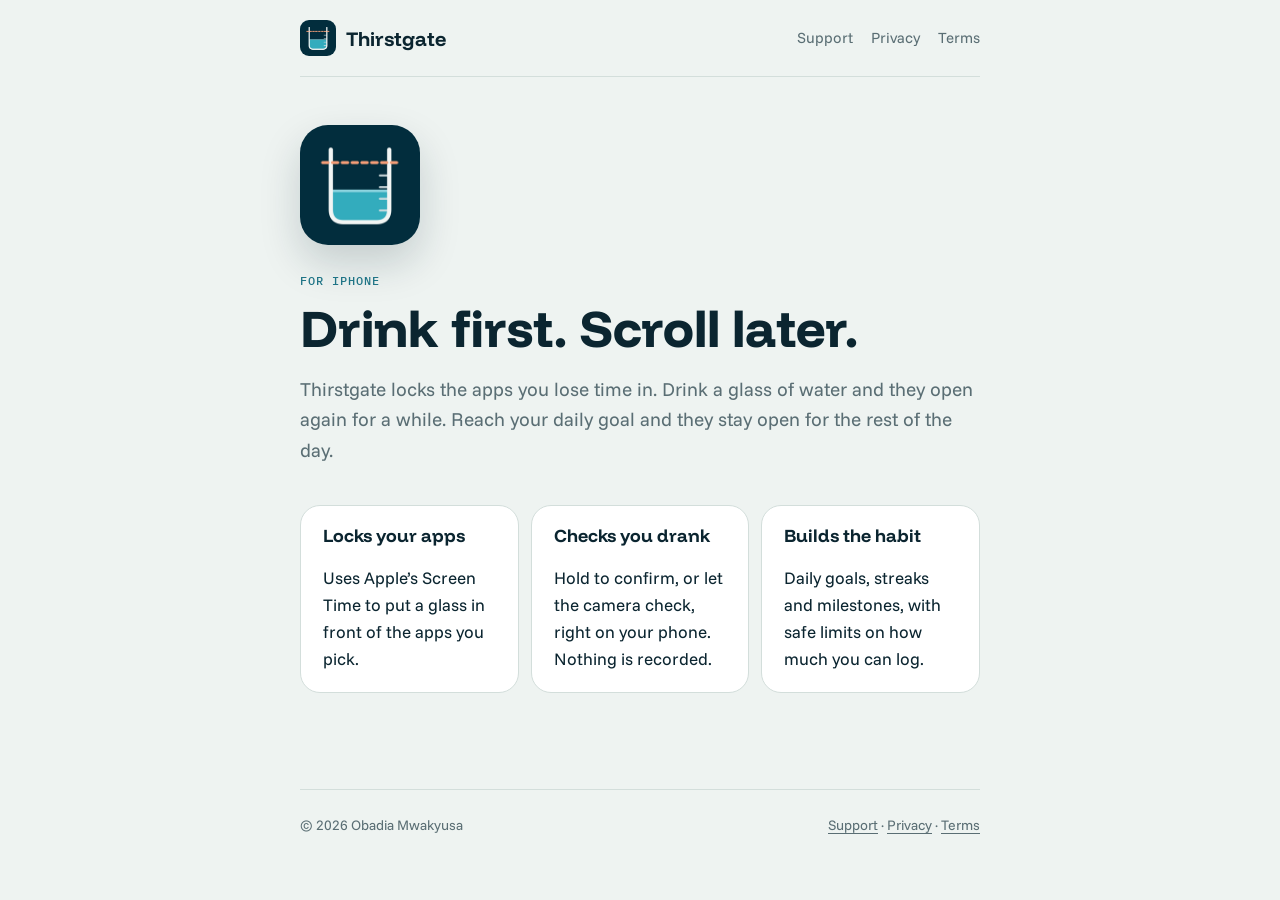
<file: index.html>
<!doctype html>
<html lang="en">
<head>
  <meta charset="utf-8">
  <meta name="viewport" content="width=device-width, initial-scale=1">
  <title>Thirstgate</title>
  <meta name="description" content="Thirstgate locks your distracting apps until you drink a glass of water.">
  <link rel="icon" href="icon.png">
  <link rel="preconnect" href="https://fonts.googleapis.com">
  <link rel="preconnect" href="https://fonts.gstatic.com" crossorigin>
  <link href="https://fonts.googleapis.com/css2?family=Funnel+Display:wght@500;700;800&family=Funnel+Sans:wght@400;600&family=IBM+Plex+Mono:wght@500&display=swap" rel="stylesheet">
  <link rel="stylesheet" href="style.css">
</head>
<body>
  <div class="wrap">
    <header class="site">
      <a class="brand" href="./"><img src="icon.png" alt="">Thirstgate</a>
      <nav>
        <a href="support.html">Support</a>
        <a href="privacy.html">Privacy</a>
        <a href="terms.html">Terms</a>
      </nav>
    </header>

    <main>
      <section class="hero">
        <img src="icon.png" alt="Thirstgate app icon">
        <div>
          <p class="eyebrow">For iPhone</p>
          <h1>Drink first. Scroll later.</h1>
          <p class="lede">Thirstgate locks the apps you lose time in. Drink a glass of water and they open again for a while. Reach your daily goal and they stay open for the rest of the day.</p>
        </div>
      </section>

      <div class="features">
        <div class="card">
          <h3>Locks your apps</h3>
          <p>Uses Apple’s Screen Time to put a glass in front of the apps you pick.</p>
        </div>
        <div class="card">
          <h3>Checks you drank</h3>
          <p>Hold to confirm, or let the camera check, right on your phone. Nothing is recorded.</p>
        </div>
        <div class="card">
          <h3>Builds the habit</h3>
          <p>Daily goals, streaks and milestones, with safe limits on how much you can log.</p>
        </div>
      </div>
    </main>

    <footer class="site">
      <span>© 2026 Obadia Mwakyusa</span>
      <span><a href="support.html">Support</a> · <a href="privacy.html">Privacy</a> · <a href="terms.html">Terms</a></span>
    </footer>
  </div>
</body>
</html>
</file>
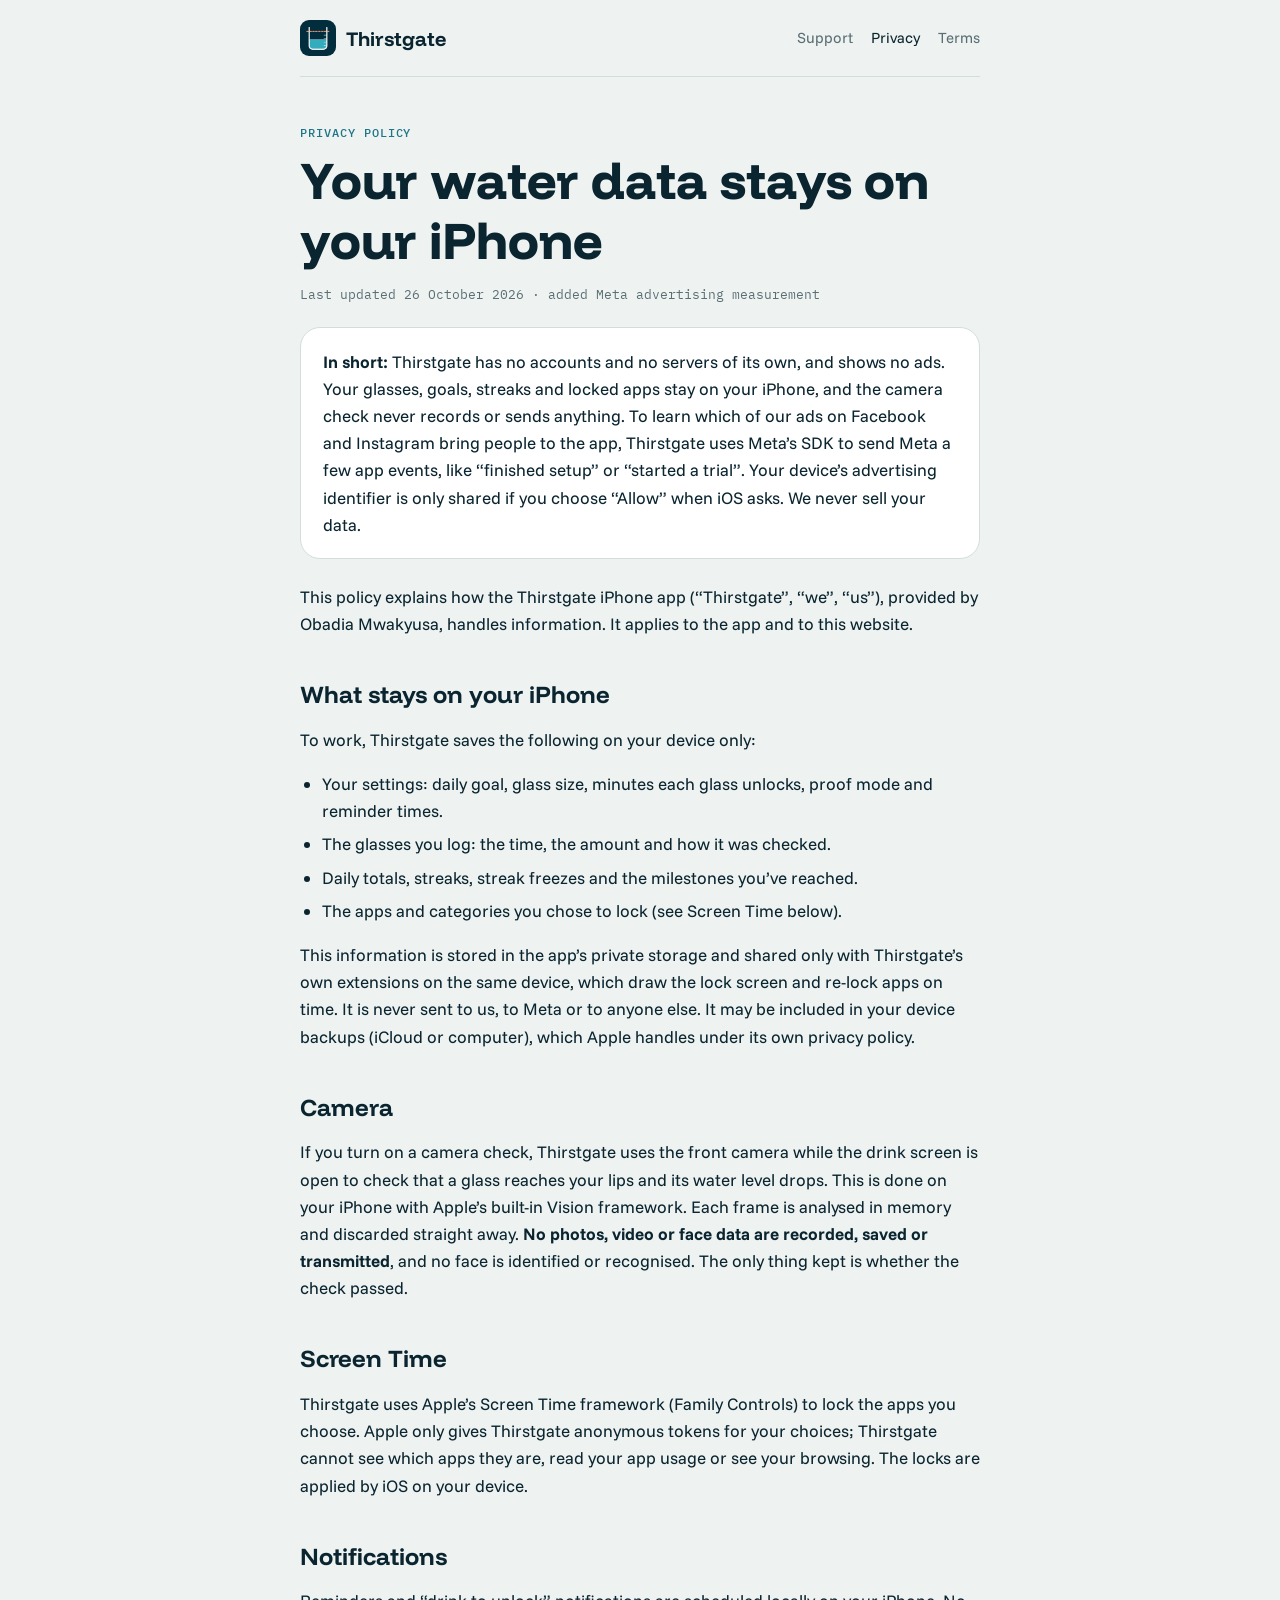
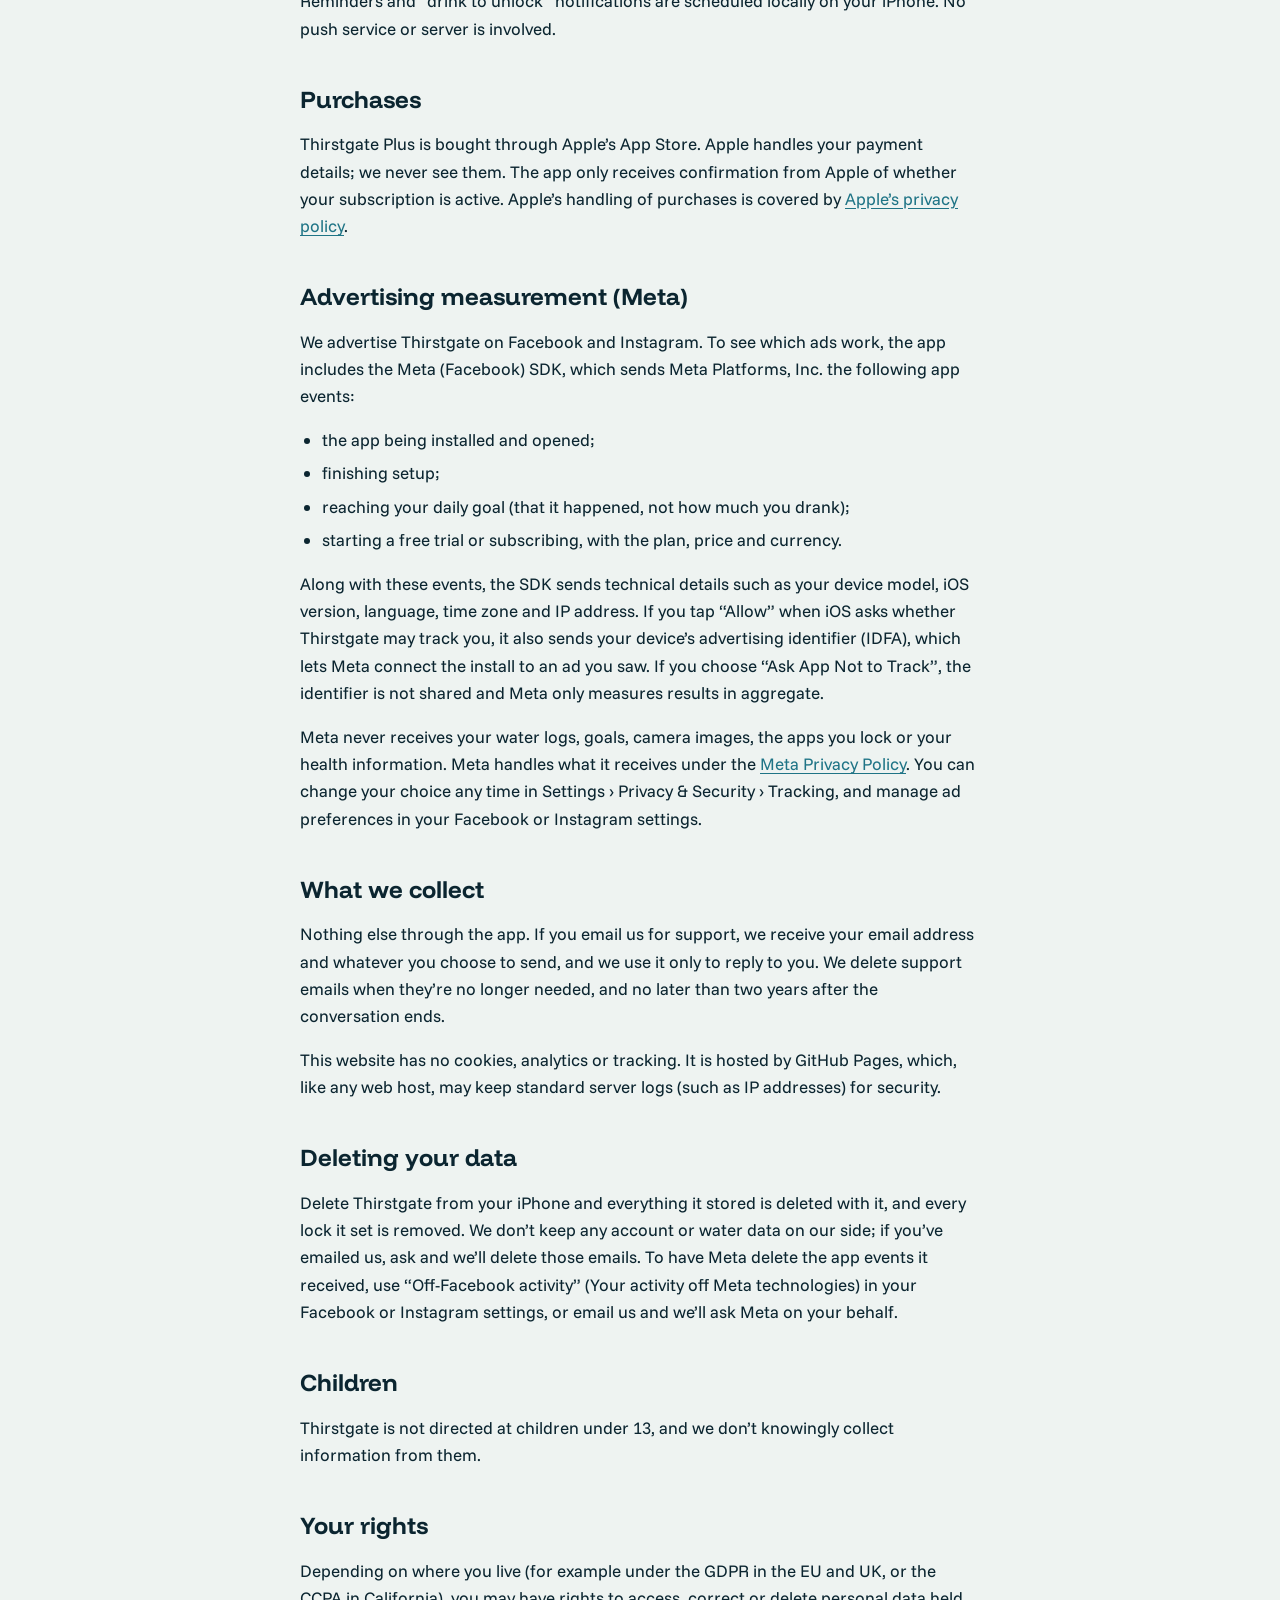
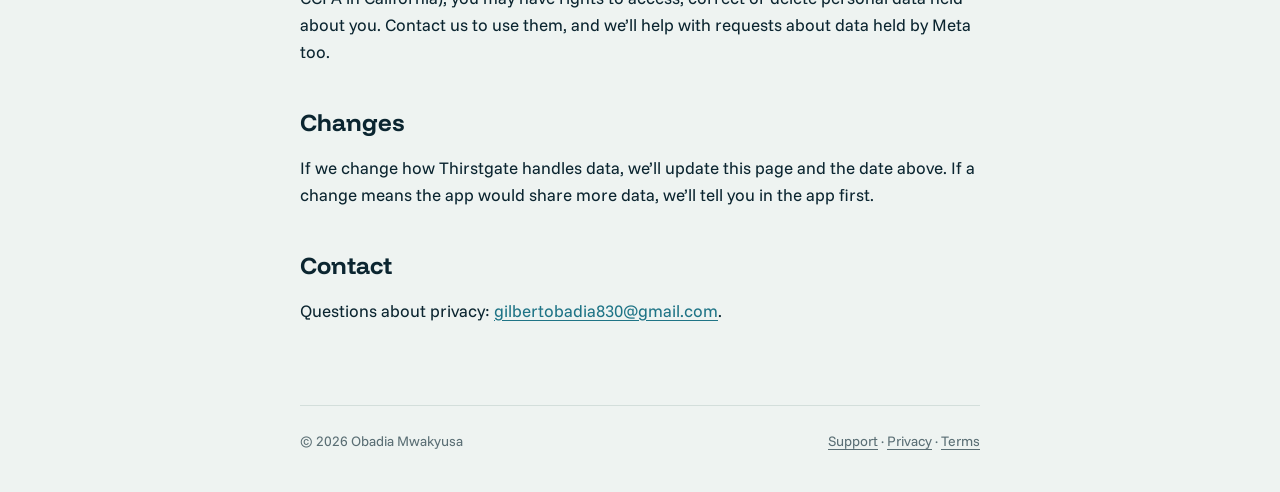
<file: privacy.html>
<!doctype html>
<html lang="en">
<head>
  <meta charset="utf-8">
  <meta name="viewport" content="width=device-width, initial-scale=1">
  <title>Thirstgate Privacy</title>
  <meta name="description" content="Thirstgate’s privacy policy. Your data stays on your iPhone.">
  <link rel="icon" href="icon.png">
  <link rel="preconnect" href="https://fonts.googleapis.com">
  <link rel="preconnect" href="https://fonts.gstatic.com" crossorigin>
  <link href="https://fonts.googleapis.com/css2?family=Funnel+Display:wght@500;700;800&family=Funnel+Sans:wght@400;600&family=IBM+Plex+Mono:wght@500&display=swap" rel="stylesheet">
  <link rel="stylesheet" href="style.css">
</head>
<body>
  <div class="wrap">
    <header class="site">
      <a class="brand" href="./"><img src="icon.png" alt="">Thirstgate</a>
      <nav>
        <a href="support.html">Support</a>
        <a href="privacy.html" aria-current="page">Privacy</a>
        <a href="terms.html">Terms</a>
      </nav>
    </header>

    <main>
      <p class="eyebrow">Privacy policy</p>
      <h1>Your water data stays on your iPhone</h1>
      <p class="updated">Last updated 26 October 2026 · added Meta advertising measurement</p>

      <div class="card">
        <p><strong>In short:</strong> Thirstgate has no accounts and no servers of its own, and shows no ads. Your glasses, goals, streaks and locked apps stay on your iPhone, and the camera check never records or sends anything. To learn which of our ads on Facebook and Instagram bring people to the app, Thirstgate uses Meta’s SDK to send Meta a few app events, like “finished setup” or “started a trial”. Your device’s advertising identifier is only shared if you choose “Allow” when iOS asks. We never sell your data.</p>
      </div>

      <p>This policy explains how the Thirstgate iPhone app (“Thirstgate”, “we”, “us”), provided by Obadia Mwakyusa, handles information. It applies to the app and to this website.</p>

      <h2>What stays on your iPhone</h2>
      <p>To work, Thirstgate saves the following on your device only:</p>
      <ul>
        <li>Your settings: daily goal, glass size, minutes each glass unlocks, proof mode and reminder times.</li>
        <li>The glasses you log: the time, the amount and how it was checked.</li>
        <li>Daily totals, streaks, streak freezes and the milestones you’ve reached.</li>
        <li>The apps and categories you chose to lock (see Screen Time below).</li>
      </ul>
      <p>This information is stored in the app’s private storage and shared only with Thirstgate’s own extensions on the same device, which draw the lock screen and re-lock apps on time. It is never sent to us, to Meta or to anyone else. It may be included in your device backups (iCloud or computer), which Apple handles under its own privacy policy.</p>

      <h2>Camera</h2>
      <p>If you turn on a camera check, Thirstgate uses the front camera while the drink screen is open to check that a glass reaches your lips and its water level drops. This is done on your iPhone with Apple’s built-in Vision framework. Each frame is analysed in memory and discarded straight away. <strong>No photos, video or face data are recorded, saved or transmitted</strong>, and no face is identified or recognised. The only thing kept is whether the check passed.</p>

      <h2>Screen Time</h2>
      <p>Thirstgate uses Apple’s Screen Time framework (Family Controls) to lock the apps you choose. Apple only gives Thirstgate anonymous tokens for your choices; Thirstgate cannot see which apps they are, read your app usage or see your browsing. The locks are applied by iOS on your device.</p>

      <h2>Notifications</h2>
      <p>Reminders and “drink to unlock” notifications are scheduled locally on your iPhone. No push service or server is involved.</p>

      <h2>Purchases</h2>
      <p>Thirstgate Plus is bought through Apple’s App Store. Apple handles your payment details; we never see them. The app only receives confirmation from Apple of whether your subscription is active. Apple’s handling of purchases is covered by <a href="https://www.apple.com/legal/privacy/">Apple’s privacy policy</a>.</p>

      <h2 id="advertising">Advertising measurement (Meta)</h2>
      <p>We advertise Thirstgate on Facebook and Instagram. To see which ads work, the app includes the Meta (Facebook) SDK, which sends Meta Platforms, Inc. the following app events:</p>
      <ul>
        <li>the app being installed and opened;</li>
        <li>finishing setup;</li>
        <li>reaching your daily goal (that it happened, not how much you drank);</li>
        <li>starting a free trial or subscribing, with the plan, price and currency.</li>
      </ul>
      <p>Along with these events, the SDK sends technical details such as your device model, iOS version, language, time zone and IP address. If you tap “Allow” when iOS asks whether Thirstgate may track you, it also sends your device’s advertising identifier (IDFA), which lets Meta connect the install to an ad you saw. If you choose “Ask App Not to Track”, the identifier is not shared and Meta only measures results in aggregate.</p>
      <p>Meta never receives your water logs, goals, camera images, the apps you lock or your health information. Meta handles what it receives under the <a href="https://www.facebook.com/privacy/policy/">Meta Privacy Policy</a>. You can change your choice any time in Settings › Privacy &amp; Security › Tracking, and manage ad preferences in your Facebook or Instagram settings.</p>

      <h2>What we collect</h2>
      <p>Nothing else through the app. If you email us for support, we receive your email address and whatever you choose to send, and we use it only to reply to you. We delete support emails when they’re no longer needed, and no later than two years after the conversation ends.</p>
      <p>This website has no cookies, analytics or tracking. It is hosted by GitHub Pages, which, like any web host, may keep standard server logs (such as IP addresses) for security.</p>

      <h2 id="deleting-your-data">Deleting your data</h2>
      <p>Delete Thirstgate from your iPhone and everything it stored is deleted with it, and every lock it set is removed. We don’t keep any account or water data on our side; if you’ve emailed us, ask and we’ll delete those emails. To have Meta delete the app events it received, use “Off-Facebook activity” (Your activity off Meta technologies) in your Facebook or Instagram settings, or email us and we’ll ask Meta on your behalf.</p>

      <h2>Children</h2>
      <p>Thirstgate is not directed at children under 13, and we don’t knowingly collect information from them.</p>

      <h2>Your rights</h2>
      <p>Depending on where you live (for example under the GDPR in the EU and UK, or the CCPA in California), you may have rights to access, correct or delete personal data held about you. Contact us to use them, and we’ll help with requests about data held by Meta too.</p>

      <h2>Changes</h2>
      <p>If we change how Thirstgate handles data, we’ll update this page and the date above. If a change means the app would share more data, we’ll tell you in the app first.</p>

      <h2>Contact</h2>
      <p>Questions about privacy: <a href="mailto:gilbertobadia830@gmail.com">gilbertobadia830@gmail.com</a>.</p>
    </main>

    <footer class="site">
      <span>© 2026 Obadia Mwakyusa</span>
      <span><a href="support.html">Support</a> · <a href="privacy.html">Privacy</a> · <a href="terms.html">Terms</a></span>
    </footer>
  </div>
</body>
</html>
</file>
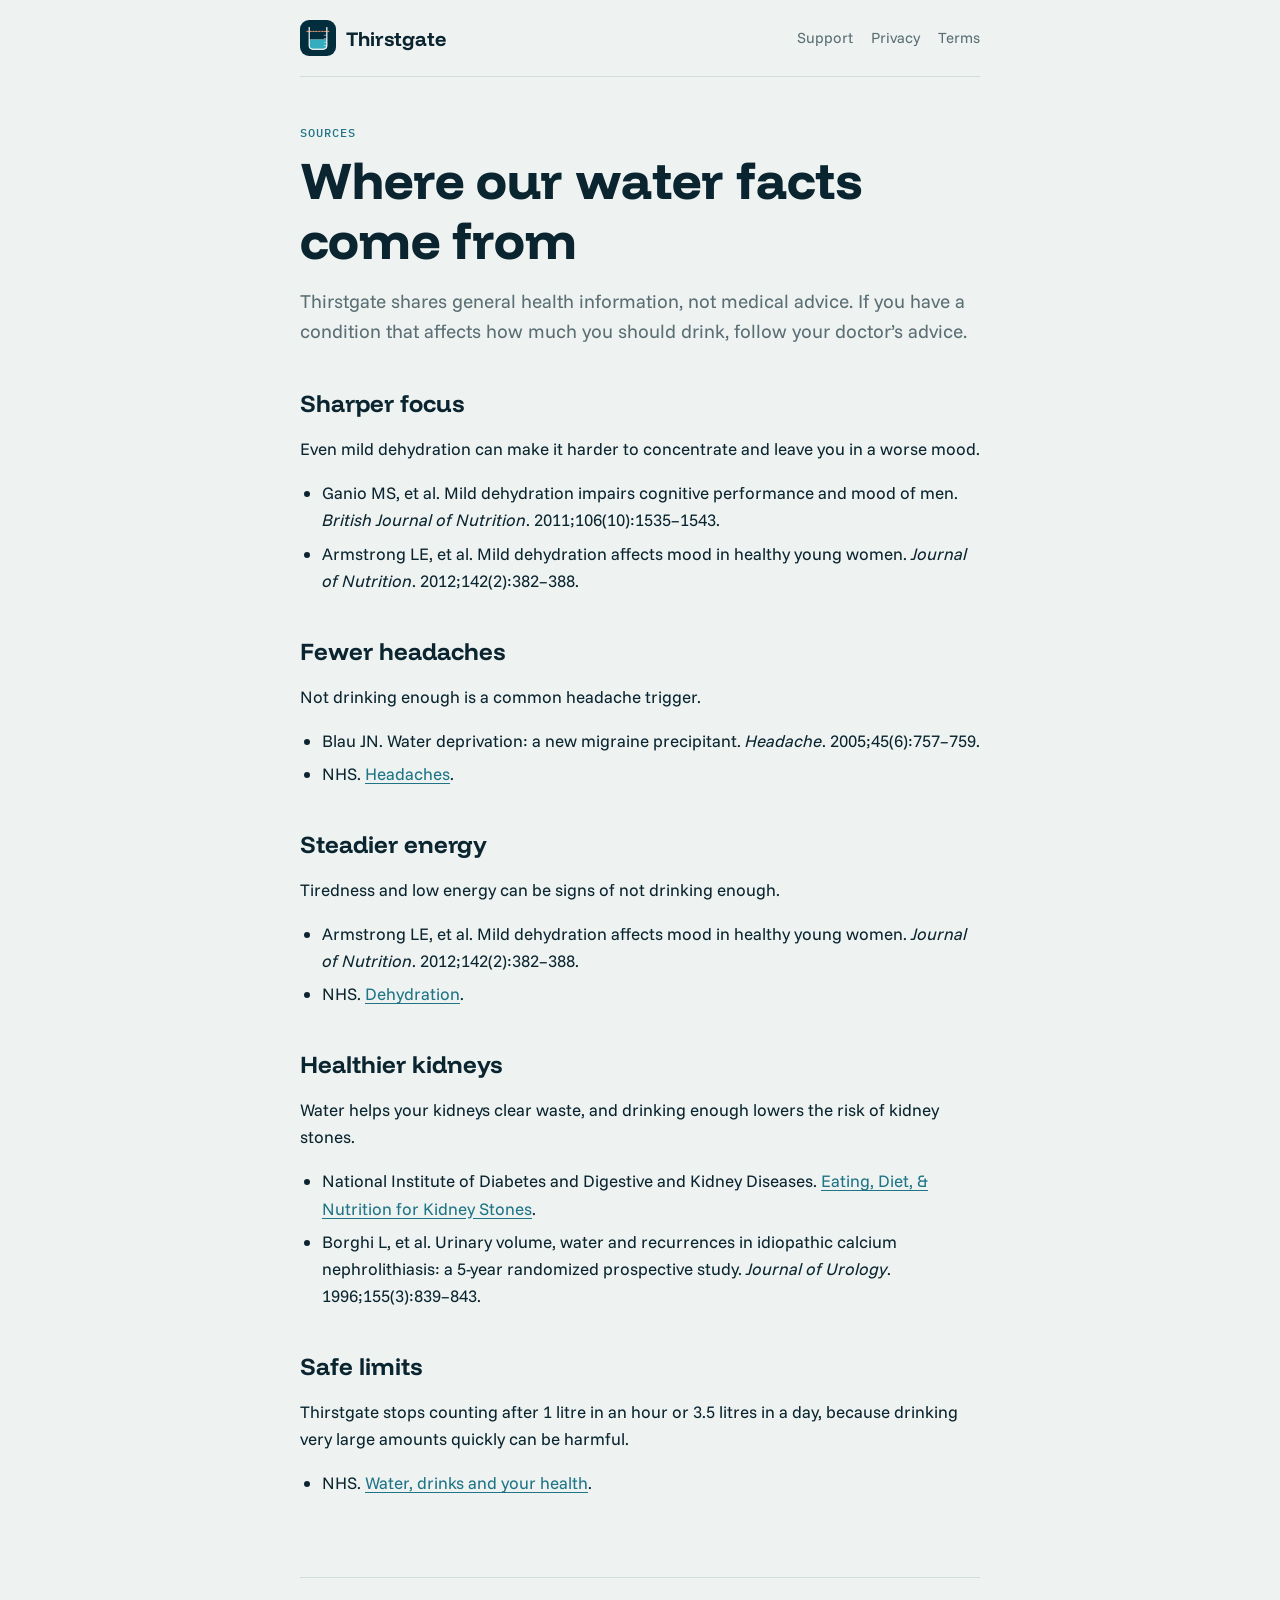
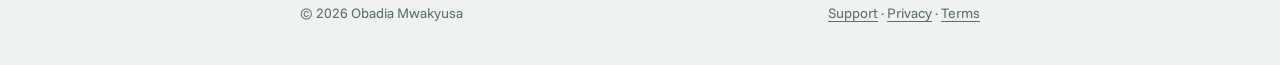
<file: sources.html>
<!doctype html>
<html lang="en">
<head>
  <meta charset="utf-8">
  <meta name="viewport" content="width=device-width, initial-scale=1">
  <title>Thirstgate Sources</title>
  <meta name="description" content="The research behind the health information in Thirstgate.">
  <link rel="icon" href="icon.png">
  <link rel="preconnect" href="https://fonts.googleapis.com">
  <link rel="preconnect" href="https://fonts.gstatic.com" crossorigin>
  <link href="https://fonts.googleapis.com/css2?family=Funnel+Display:wght@500;700;800&family=Funnel+Sans:wght@400;600&family=IBM+Plex+Mono:wght@500&display=swap" rel="stylesheet">
  <link rel="stylesheet" href="style.css">
</head>
<body>
  <div class="wrap">
    <header class="site">
      <a class="brand" href="./"><img src="icon.png" alt="">Thirstgate</a>
      <nav>
        <a href="support.html">Support</a>
        <a href="privacy.html">Privacy</a>
        <a href="terms.html">Terms</a>
      </nav>
    </header>

    <main>
      <p class="eyebrow">Sources</p>
      <h1>Where our water facts come from</h1>
      <p class="lede">Thirstgate shares general health information, not medical advice. If you have a condition that affects how much you should drink, follow your doctor’s advice.</p>

      <h2>Sharper focus</h2>
      <p>Even mild dehydration can make it harder to concentrate and leave you in a worse mood.</p>
      <ul>
        <li>Ganio MS, et al. Mild dehydration impairs cognitive performance and mood of men. <em>British Journal of Nutrition</em>. 2011;106(10):1535–1543.</li>
        <li>Armstrong LE, et al. Mild dehydration affects mood in healthy young women. <em>Journal of Nutrition</em>. 2012;142(2):382–388.</li>
      </ul>

      <h2>Fewer headaches</h2>
      <p>Not drinking enough is a common headache trigger.</p>
      <ul>
        <li>Blau JN. Water deprivation: a new migraine precipitant. <em>Headache</em>. 2005;45(6):757–759.</li>
        <li>NHS. <a href="https://www.nhs.uk/conditions/headaches/">Headaches</a>.</li>
      </ul>

      <h2>Steadier energy</h2>
      <p>Tiredness and low energy can be signs of not drinking enough.</p>
      <ul>
        <li>Armstrong LE, et al. Mild dehydration affects mood in healthy young women. <em>Journal of Nutrition</em>. 2012;142(2):382–388.</li>
        <li>NHS. <a href="https://www.nhs.uk/conditions/dehydration/">Dehydration</a>.</li>
      </ul>

      <h2>Healthier kidneys</h2>
      <p>Water helps your kidneys clear waste, and drinking enough lowers the risk of kidney stones.</p>
      <ul>
        <li>National Institute of Diabetes and Digestive and Kidney Diseases. <a href="https://www.niddk.nih.gov/health-information/urologic-diseases/kidney-stones/eating-diet-nutrition">Eating, Diet, &amp; Nutrition for Kidney Stones</a>.</li>
        <li>Borghi L, et al. Urinary volume, water and recurrences in idiopathic calcium nephrolithiasis: a 5-year randomized prospective study. <em>Journal of Urology</em>. 1996;155(3):839–843.</li>
      </ul>

      <h2>Safe limits</h2>
      <p>Thirstgate stops counting after 1 litre in an hour or 3.5 litres in a day, because drinking very large amounts quickly can be harmful.</p>
      <ul>
        <li>NHS. <a href="https://www.nhs.uk/live-well/eat-well/food-guidelines-and-food-labels/water-drinks-nutrition/">Water, drinks and your health</a>.</li>
      </ul>
    </main>

    <footer class="site">
      <span>© 2026 Obadia Mwakyusa</span>
      <span><a href="support.html">Support</a> · <a href="privacy.html">Privacy</a> · <a href="terms.html">Terms</a></span>
    </footer>
  </div>
</body>
</html>
</file>
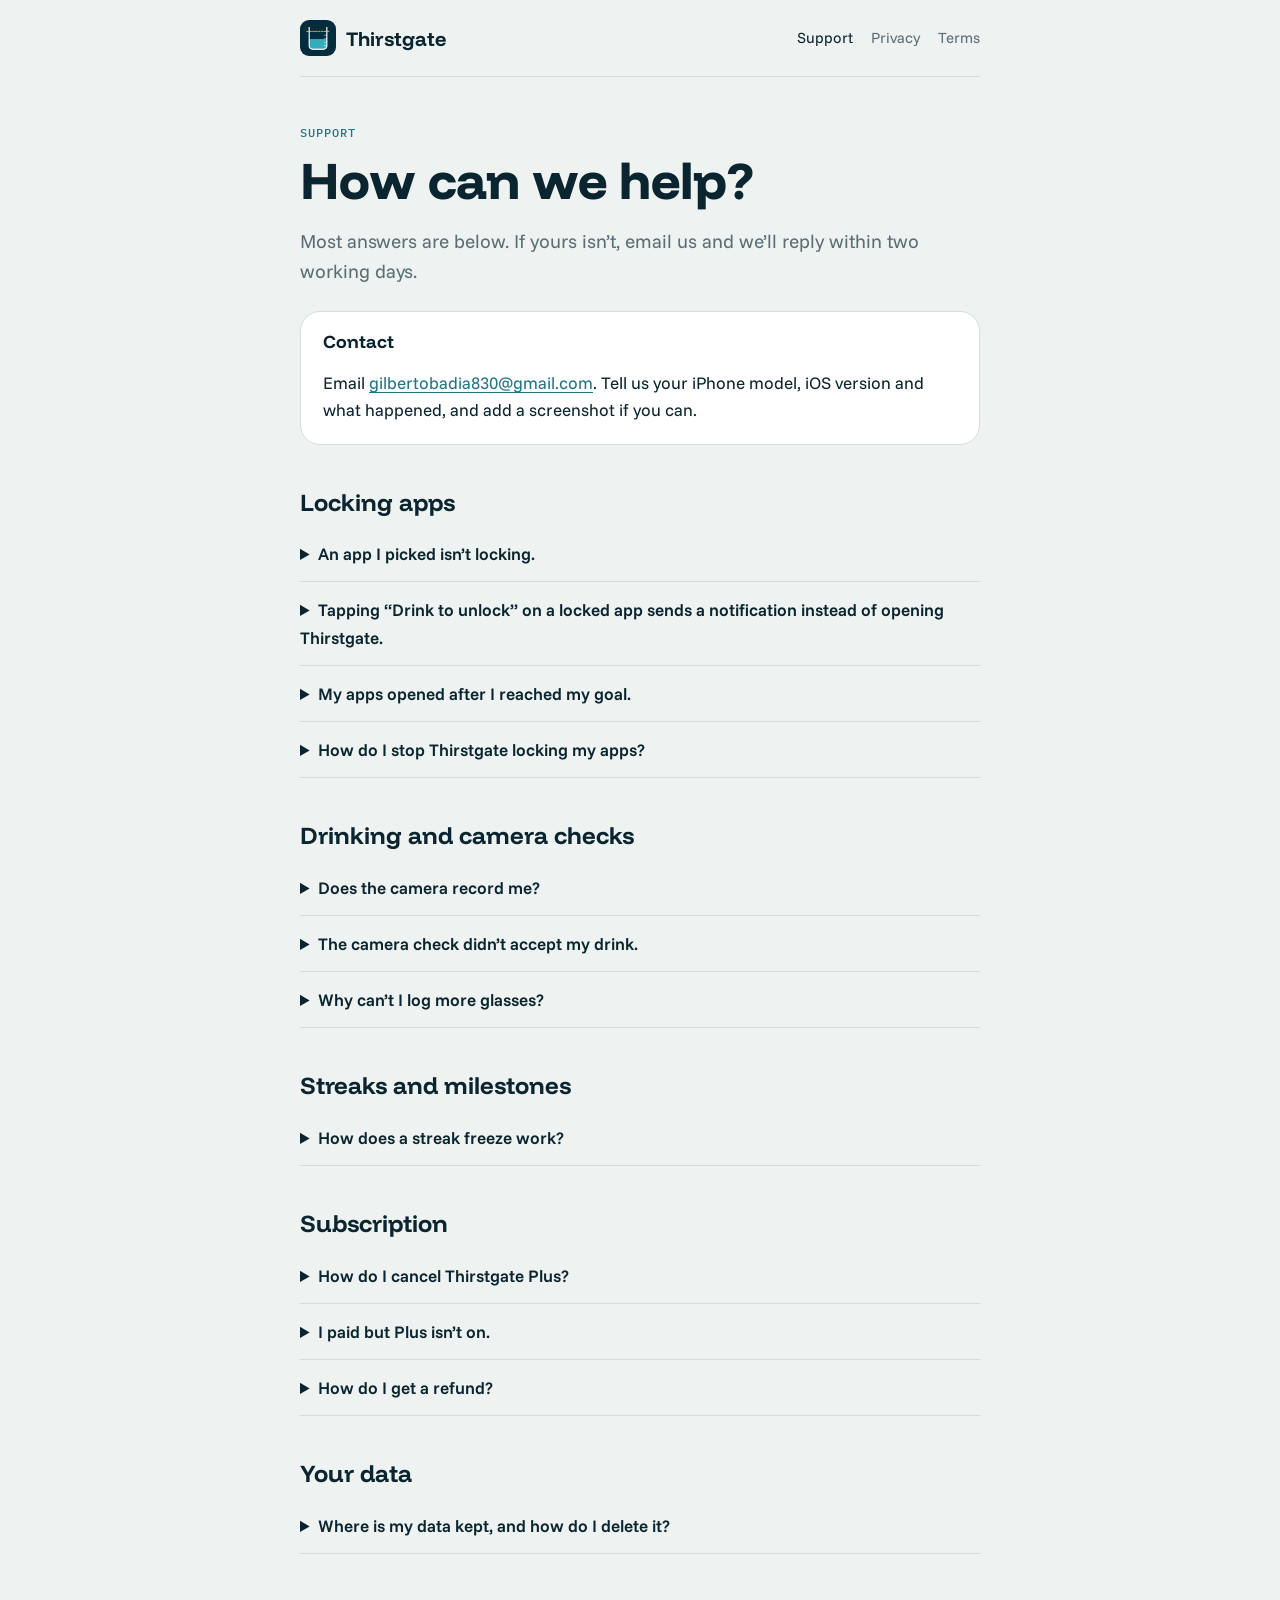
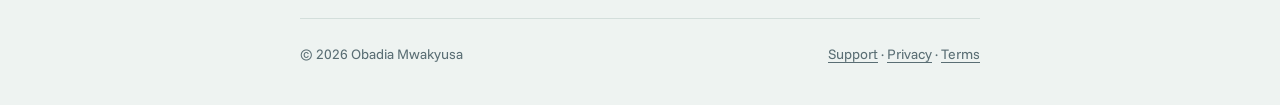
<file: support.html>
<!doctype html>
<html lang="en">
<head>
  <meta charset="utf-8">
  <meta name="viewport" content="width=device-width, initial-scale=1">
  <title>Thirstgate Support</title>
  <meta name="description" content="Help with Thirstgate: locking apps, camera checks, subscriptions and contact.">
  <link rel="icon" href="icon.png">
  <link rel="preconnect" href="https://fonts.googleapis.com">
  <link rel="preconnect" href="https://fonts.gstatic.com" crossorigin>
  <link href="https://fonts.googleapis.com/css2?family=Funnel+Display:wght@500;700;800&family=Funnel+Sans:wght@400;600&family=IBM+Plex+Mono:wght@500&display=swap" rel="stylesheet">
  <link rel="stylesheet" href="style.css">
</head>
<body>
  <div class="wrap">
    <header class="site">
      <a class="brand" href="./"><img src="icon.png" alt="">Thirstgate</a>
      <nav>
        <a href="support.html" aria-current="page">Support</a>
        <a href="privacy.html">Privacy</a>
        <a href="terms.html">Terms</a>
      </nav>
    </header>

    <main>
      <p class="eyebrow">Support</p>
      <h1>How can we help?</h1>
      <p class="lede">Most answers are below. If yours isn’t, email us and we’ll reply within two working days.</p>

      <div class="card">
        <h3>Contact</h3>
        <p>Email <a href="mailto:gilbertobadia830@gmail.com">gilbertobadia830@gmail.com</a>. Tell us your iPhone model, iOS version and what happened, and add a screenshot if you can.</p>
      </div>

      <h2>Locking apps</h2>
      <details>
        <summary>An app I picked isn’t locking.</summary>
        <p>Open Thirstgate, tap Edit next to “Behind the glass”, and pick the app by name instead of picking its whole category. Messaging apps like Messenger, Snapchat and WhatsApp can slip past a category lock, especially if they’re on Screen Time’s “Always Allowed” list. Also check Settings › Screen Time › Apps with Screen Time Access and make sure Thirstgate is turned on.</p>
      </details>
      <details>
        <summary>Tapping “Drink to unlock” on a locked app sends a notification instead of opening Thirstgate.</summary>
        <p>iOS doesn’t let a locked-app screen open another app directly, so Thirstgate sends a notification. Tap it to go straight to the drink screen. Make sure notifications are allowed for Thirstgate in Settings › Notifications.</p>
      </details>
      <details>
        <summary>My apps opened after I reached my goal.</summary>
        <p>That’s by design: once you reach your daily goal, your apps stay open until midnight. If you’d like them locked again, tap “Lock my apps anyway” on the Today screen.</p>
      </details>
      <details>
        <summary>How do I stop Thirstgate locking my apps?</summary>
        <p>Remove the apps under “Behind the glass”, or turn off Thirstgate in Settings › Screen Time › Apps with Screen Time Access. Deleting Thirstgate also removes every lock it set.</p>
      </details>

      <h2>Drinking and camera checks</h2>
      <details>
        <summary>Does the camera record me?</summary>
        <p>No. The camera check runs entirely on your iPhone. Frames are analysed in memory and thrown away straight after. Nothing is recorded, saved or sent anywhere.</p>
      </details>
      <details>
        <summary>The camera check didn’t accept my drink.</summary>
        <p>Use a clear glass with water you can see, hold the phone at face height in good light, and keep your face and the glass in the frame while you drink. Strict mode also asks you to turn your head, so follow the dot on screen.</p>
      </details>
      <details>
        <summary>Why can’t I log more glasses?</summary>
        <p>For your safety, Thirstgate stops logging at 1 litre in an hour and 3.5 litres in a day. Drinking a lot of water very quickly can be harmful.</p>
      </details>

      <h2>Streaks and milestones</h2>
      <details>
        <summary>How does a streak freeze work?</summary>
        <p>With Thirstgate Plus, one missed day a week is covered automatically, so your streak carries on. The frozen day shows a snowflake in your week.</p>
      </details>

      <h2>Subscription</h2>
      <details>
        <summary>How do I cancel Thirstgate Plus?</summary>
        <p>On your iPhone, open Settings, tap your name, then Subscriptions, then Thirstgate. You can cancel any time; Plus stays on until the end of the period you’ve paid for. If you’re on the free trial, cancel at least 24 hours before it ends to avoid being charged.</p>
      </details>
      <details>
        <summary>I paid but Plus isn’t on.</summary>
        <p>Open the Plus screen in Thirstgate and tap “Restore purchases”, signed in with the same Apple Account you paid with.</p>
      </details>
      <details>
        <summary>How do I get a refund?</summary>
        <p>Payments are handled by Apple, so refunds are too. Request one at <a href="https://reportaproblem.apple.com">reportaproblem.apple.com</a>.</p>
      </details>

      <h2>Your data</h2>
      <details>
        <summary>Where is my data kept, and how do I delete it?</summary>
        <p>Your water logs, goals, streaks and locked apps stay on your iPhone. Thirstgate has no accounts and no servers. Deleting the app deletes all of it. To measure our ads, the app sends Meta a few events like “started a trial”; see the <a href="privacy.html#advertising">privacy policy</a> for details.</p>
      </details>
    </main>

    <footer class="site">
      <span>© 2026 Obadia Mwakyusa</span>
      <span><a href="support.html">Support</a> · <a href="privacy.html">Privacy</a> · <a href="terms.html">Terms</a></span>
    </footer>
  </div>
</body>
</html>
</file>
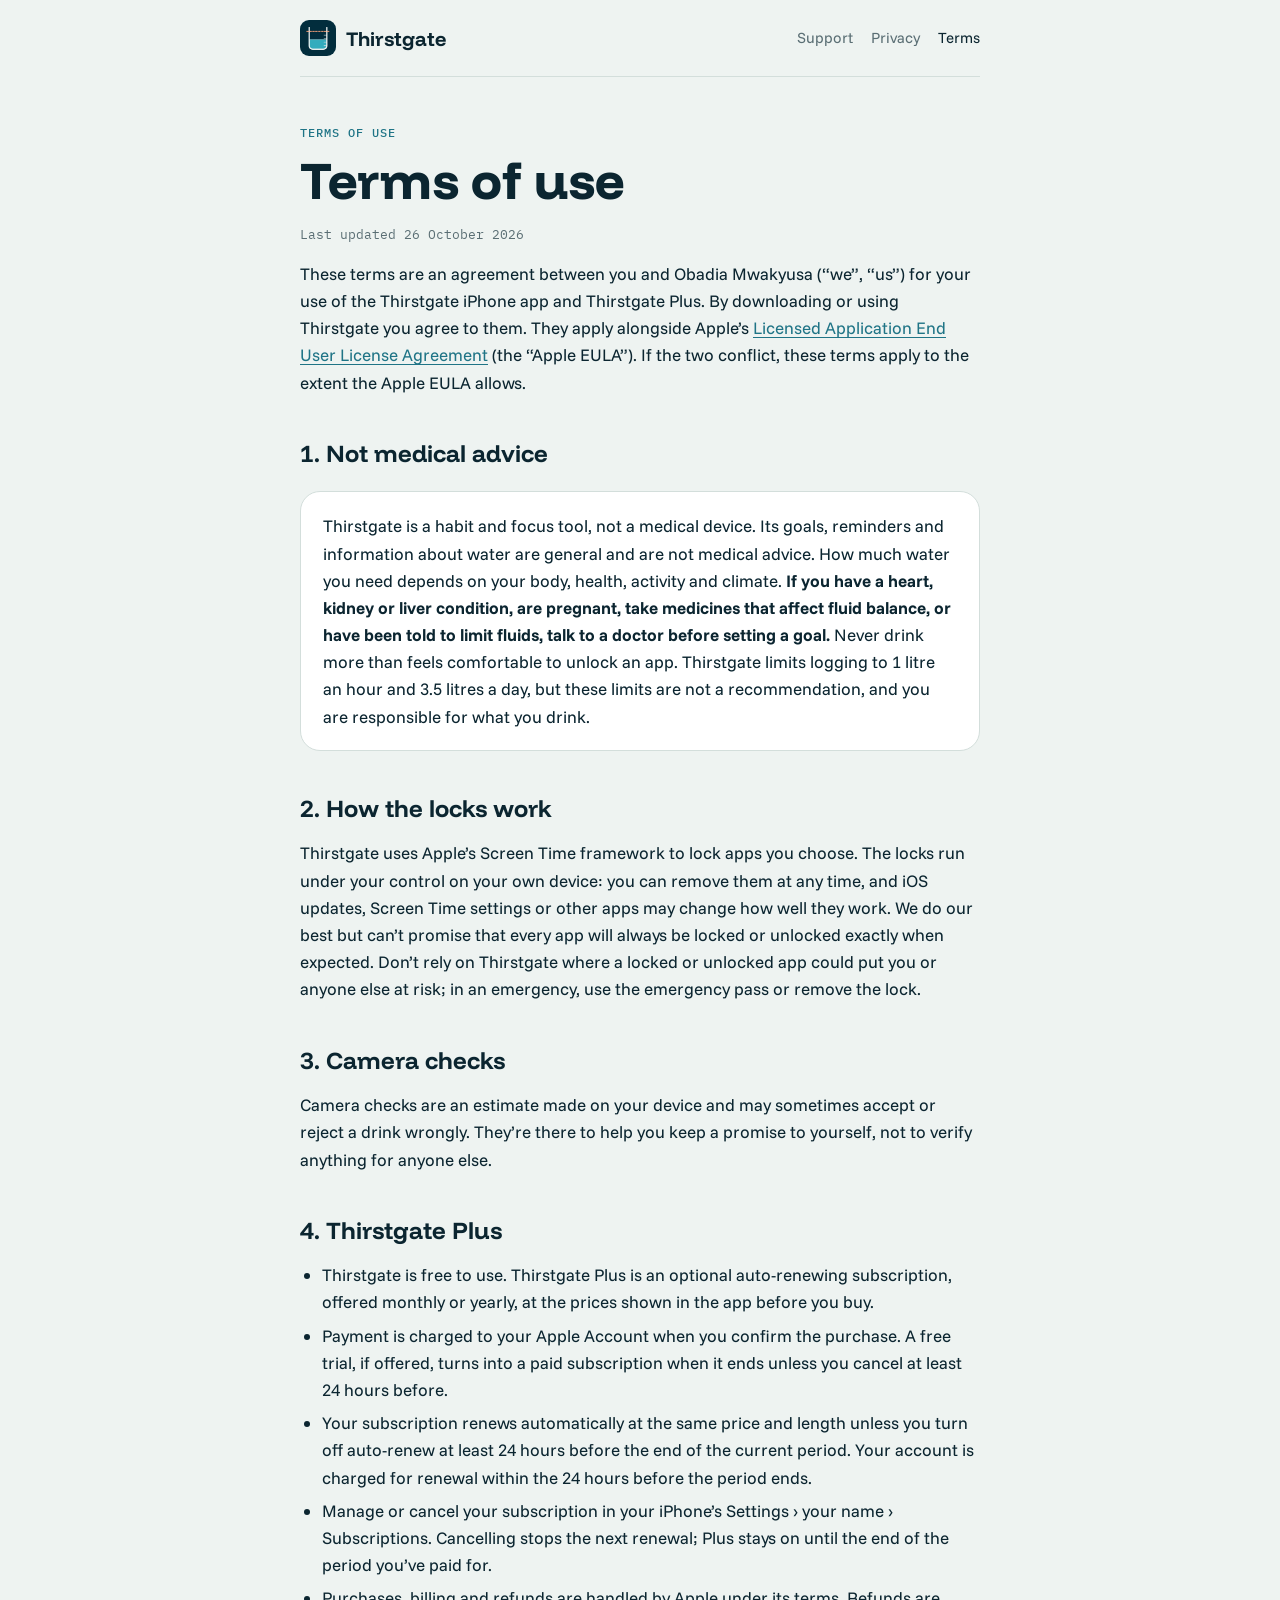
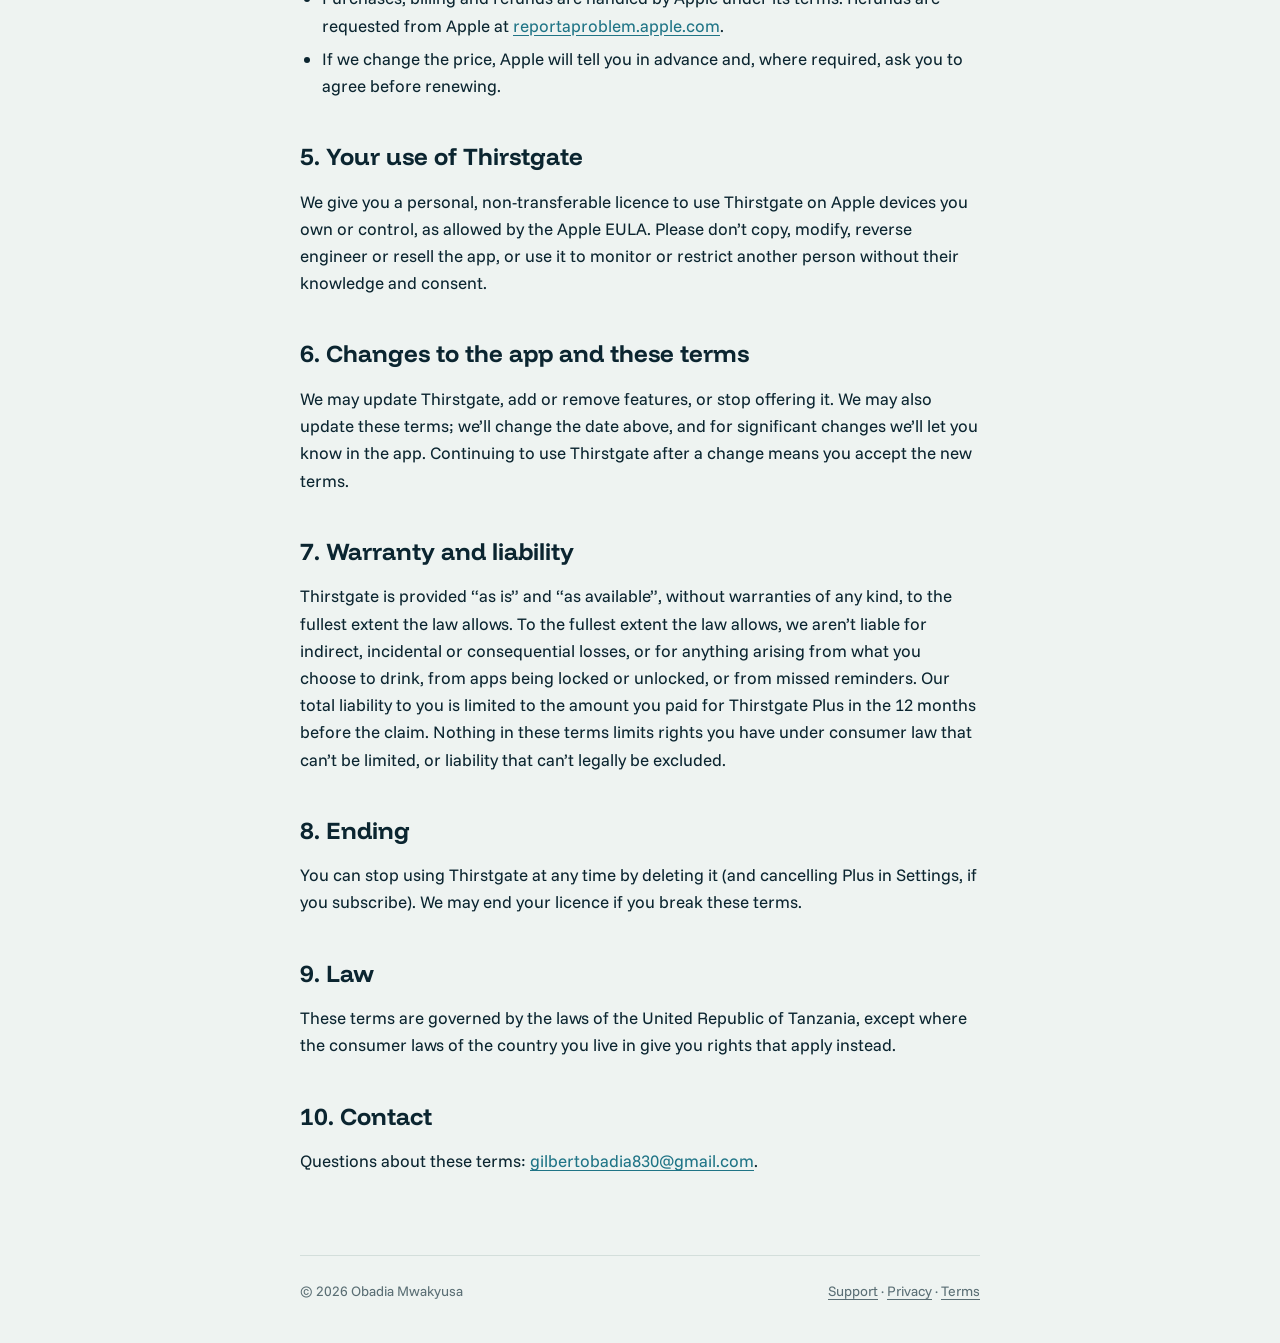
<file: terms.html>
<!doctype html>
<html lang="en">
<head>
  <meta charset="utf-8">
  <meta name="viewport" content="width=device-width, initial-scale=1">
  <title>Thirstgate Terms</title>
  <meta name="description" content="The terms of use for Thirstgate and Thirstgate Plus.">
  <link rel="icon" href="icon.png">
  <link rel="preconnect" href="https://fonts.googleapis.com">
  <link rel="preconnect" href="https://fonts.gstatic.com" crossorigin>
  <link href="https://fonts.googleapis.com/css2?family=Funnel+Display:wght@500;700;800&family=Funnel+Sans:wght@400;600&family=IBM+Plex+Mono:wght@500&display=swap" rel="stylesheet">
  <link rel="stylesheet" href="style.css">
</head>
<body>
  <div class="wrap">
    <header class="site">
      <a class="brand" href="./"><img src="icon.png" alt="">Thirstgate</a>
      <nav>
        <a href="support.html">Support</a>
        <a href="privacy.html">Privacy</a>
        <a href="terms.html" aria-current="page">Terms</a>
      </nav>
    </header>

    <main>
      <p class="eyebrow">Terms of use</p>
      <h1>Terms of use</h1>
      <p class="updated">Last updated 26 October 2026</p>

      <p>These terms are an agreement between you and Obadia Mwakyusa (“we”, “us”) for your use of the Thirstgate iPhone app and Thirstgate Plus. By downloading or using Thirstgate you agree to them. They apply alongside Apple’s <a href="https://www.apple.com/legal/internet-services/itunes/dev/stdeula/">Licensed Application End User License Agreement</a> (the “Apple EULA”). If the two conflict, these terms apply to the extent the Apple EULA allows.</p>

      <h2>1. Not medical advice</h2>
      <div class="card">
        <p>Thirstgate is a habit and focus tool, not a medical device. Its goals, reminders and information about water are general and are not medical advice. How much water you need depends on your body, health, activity and climate. <strong>If you have a heart, kidney or liver condition, are pregnant, take medicines that affect fluid balance, or have been told to limit fluids, talk to a doctor before setting a goal.</strong> Never drink more than feels comfortable to unlock an app. Thirstgate limits logging to 1 litre an hour and 3.5 litres a day, but these limits are not a recommendation, and you are responsible for what you drink.</p>
      </div>

      <h2>2. How the locks work</h2>
      <p>Thirstgate uses Apple’s Screen Time framework to lock apps you choose. The locks run under your control on your own device: you can remove them at any time, and iOS updates, Screen Time settings or other apps may change how well they work. We do our best but can’t promise that every app will always be locked or unlocked exactly when expected. Don’t rely on Thirstgate where a locked or unlocked app could put you or anyone else at risk; in an emergency, use the emergency pass or remove the lock.</p>

      <h2>3. Camera checks</h2>
      <p>Camera checks are an estimate made on your device and may sometimes accept or reject a drink wrongly. They’re there to help you keep a promise to yourself, not to verify anything for anyone else.</p>

      <h2>4. Thirstgate Plus</h2>
      <ul>
        <li>Thirstgate is free to use. Thirstgate Plus is an optional auto-renewing subscription, offered monthly or yearly, at the prices shown in the app before you buy.</li>
        <li>Payment is charged to your Apple Account when you confirm the purchase. A free trial, if offered, turns into a paid subscription when it ends unless you cancel at least 24 hours before.</li>
        <li>Your subscription renews automatically at the same price and length unless you turn off auto-renew at least 24 hours before the end of the current period. Your account is charged for renewal within the 24 hours before the period ends.</li>
        <li>Manage or cancel your subscription in your iPhone’s Settings › your name › Subscriptions. Cancelling stops the next renewal; Plus stays on until the end of the period you’ve paid for.</li>
        <li>Purchases, billing and refunds are handled by Apple under its terms. Refunds are requested from Apple at <a href="https://reportaproblem.apple.com">reportaproblem.apple.com</a>.</li>
        <li>If we change the price, Apple will tell you in advance and, where required, ask you to agree before renewing.</li>
      </ul>

      <h2>5. Your use of Thirstgate</h2>
      <p>We give you a personal, non-transferable licence to use Thirstgate on Apple devices you own or control, as allowed by the Apple EULA. Please don’t copy, modify, reverse engineer or resell the app, or use it to monitor or restrict another person without their knowledge and consent.</p>

      <h2>6. Changes to the app and these terms</h2>
      <p>We may update Thirstgate, add or remove features, or stop offering it. We may also update these terms; we’ll change the date above, and for significant changes we’ll let you know in the app. Continuing to use Thirstgate after a change means you accept the new terms.</p>

      <h2>7. Warranty and liability</h2>
      <p>Thirstgate is provided “as is” and “as available”, without warranties of any kind, to the fullest extent the law allows. To the fullest extent the law allows, we aren’t liable for indirect, incidental or consequential losses, or for anything arising from what you choose to drink, from apps being locked or unlocked, or from missed reminders. Our total liability to you is limited to the amount you paid for Thirstgate Plus in the 12 months before the claim. Nothing in these terms limits rights you have under consumer law that can’t be limited, or liability that can’t legally be excluded.</p>

      <h2>8. Ending</h2>
      <p>You can stop using Thirstgate at any time by deleting it (and cancelling Plus in Settings, if you subscribe). We may end your licence if you break these terms.</p>

      <h2>9. Law</h2>
      <p>These terms are governed by the laws of the United Republic of Tanzania, except where the consumer laws of the country you live in give you rights that apply instead.</p>

      <h2>10. Contact</h2>
      <p>Questions about these terms: <a href="mailto:gilbertobadia830@gmail.com">gilbertobadia830@gmail.com</a>.</p>
    </main>

    <footer class="site">
      <span>© 2026 Obadia Mwakyusa</span>
      <span><a href="support.html">Support</a> · <a href="privacy.html">Privacy</a> · <a href="terms.html">Terms</a></span>
    </footer>
  </div>
</body>
</html>
</file>
<file: style.css>
:root {
  --porcelain: #EEF3F1;
  --paper: #FFFFFF;
  --ink: #0B2530;
  --muted: #5A6E74;
  --hairline: #D3DEDB;
  --water: #2E9AAE;
  --water-deep: #1F7486;
  --water-light: #7CCAD6;
  --accent: #C4421B;
  color-scheme: light;
}

@media (prefers-color-scheme: dark) {
  :root {
    --porcelain: #0B2530;
    --paper: #12313D;
    --ink: #EEF3F1;
    --muted: #9FB4B9;
    --hairline: #24485A;
    --water-deep: #7CCAD6;
    color-scheme: dark;
  }
}

* { box-sizing: border-box; }

body {
  margin: 0;
  background: var(--porcelain);
  color: var(--ink);
  font: 17px/1.6 "Funnel Sans", system-ui, -apple-system, sans-serif;
  -webkit-font-smoothing: antialiased;
}

a { color: var(--water-deep); text-underline-offset: 3px; }

.wrap { max-width: 720px; margin: 0 auto; padding: 0 20px; }

header.site {
  display: flex;
  align-items: center;
  justify-content: space-between;
  gap: 16px;
  padding: 20px 0;
  border-bottom: 1.5px solid var(--hairline);
}

.brand {
  display: flex;
  align-items: center;
  gap: 10px;
  color: inherit;
  text-decoration: none;
  font: 700 20px "Funnel Display", system-ui, sans-serif;
}

.brand img { width: 36px; height: 36px; border-radius: 9px; }

nav { display: flex; gap: 18px; flex-wrap: wrap; font-size: 15px; }
nav a { color: var(--muted); text-decoration: none; }
nav a[aria-current="page"], nav a:hover { color: var(--ink); }

main { padding: 48px 0 64px; }

.eyebrow {
  font: 500 12px "IBM Plex Mono", ui-monospace, monospace;
  letter-spacing: 0.08em;
  text-transform: uppercase;
  color: var(--water-deep);
  margin: 0 0 10px;
}

h1, h2, h3 { font-family: "Funnel Display", system-ui, sans-serif; line-height: 1.15; }
h1 { font-size: clamp(34px, 7vw, 52px); margin: 0 0 16px; font-weight: 800; }
h2 { font-size: 24px; margin: 44px 0 10px; }
h3 { font-size: 18px; margin: 26px 0 6px; }

.lede { font-size: 19px; color: var(--muted); margin: 0 0 8px; }
.updated { font: 13px "IBM Plex Mono", ui-monospace, monospace; color: var(--muted); }

.card {
  background: var(--paper);
  border: 1.5px solid var(--hairline);
  border-radius: 20px;
  padding: 20px 22px;
  margin: 24px 0;
}

.card p:first-child, .card h3:first-child { margin-top: 0; }
.card p:last-child { margin-bottom: 0; }

.button {
  display: inline-block;
  background: var(--ink);
  color: var(--porcelain);
  padding: 14px 22px;
  border-radius: 14px;
  font-weight: 600;
  text-decoration: none;
}

details {
  border-bottom: 1.5px solid var(--hairline);
  padding: 14px 0;
}
details summary { cursor: pointer; font-weight: 600; }
details p { margin: 10px 0 0; color: var(--muted); }

ul { padding-left: 22px; }
li { margin: 6px 0; }

.hero { display: grid; gap: 28px; align-items: center; }
.hero img { width: 120px; height: 120px; border-radius: 28px; box-shadow: 0 18px 40px rgba(11, 37, 48, 0.18); }

.features { display: grid; grid-template-columns: repeat(auto-fit, minmax(200px, 1fr)); gap: 12px; margin: 32px 0; }
.features .card { margin: 0; }

footer.site {
  border-top: 1.5px solid var(--hairline);
  padding: 24px 0 40px;
  font-size: 14px;
  color: var(--muted);
  display: flex;
  justify-content: space-between;
  flex-wrap: wrap;
  gap: 12px;
}
footer.site a { color: var(--muted); }
</file>
